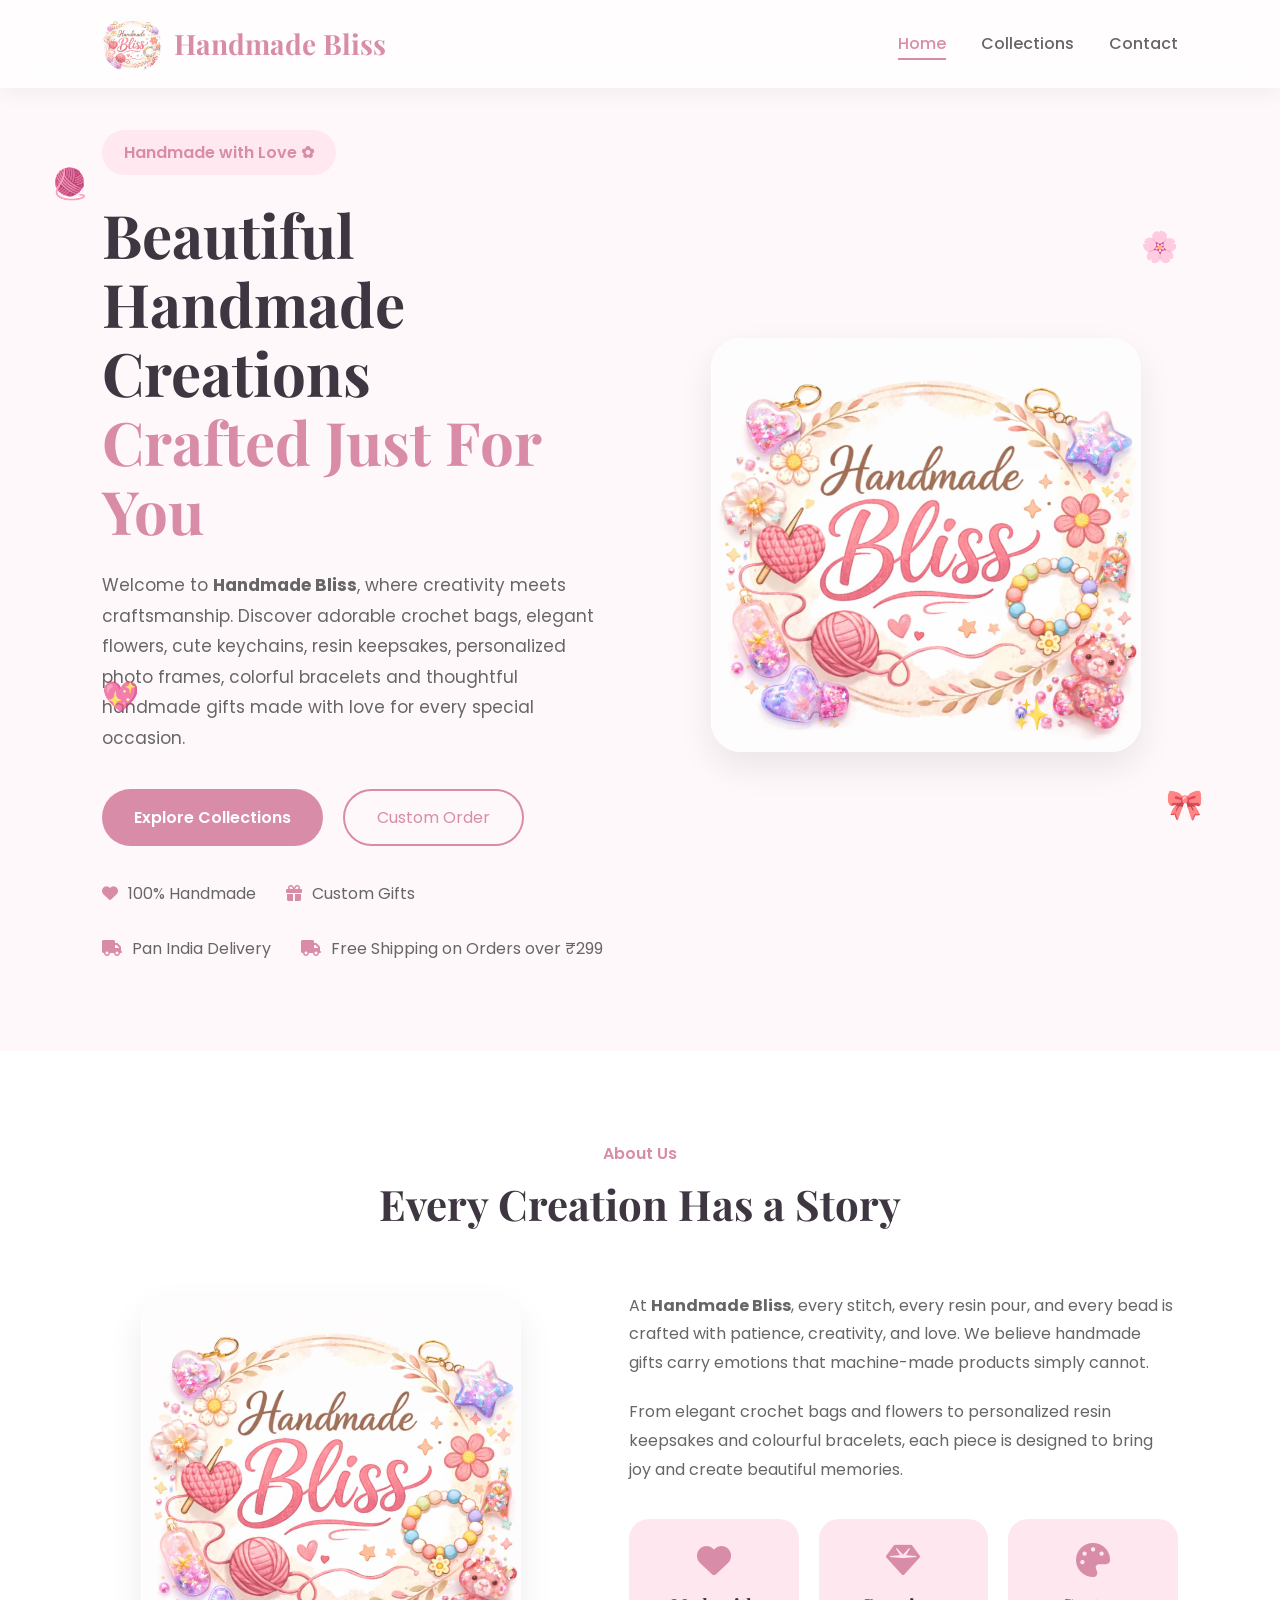
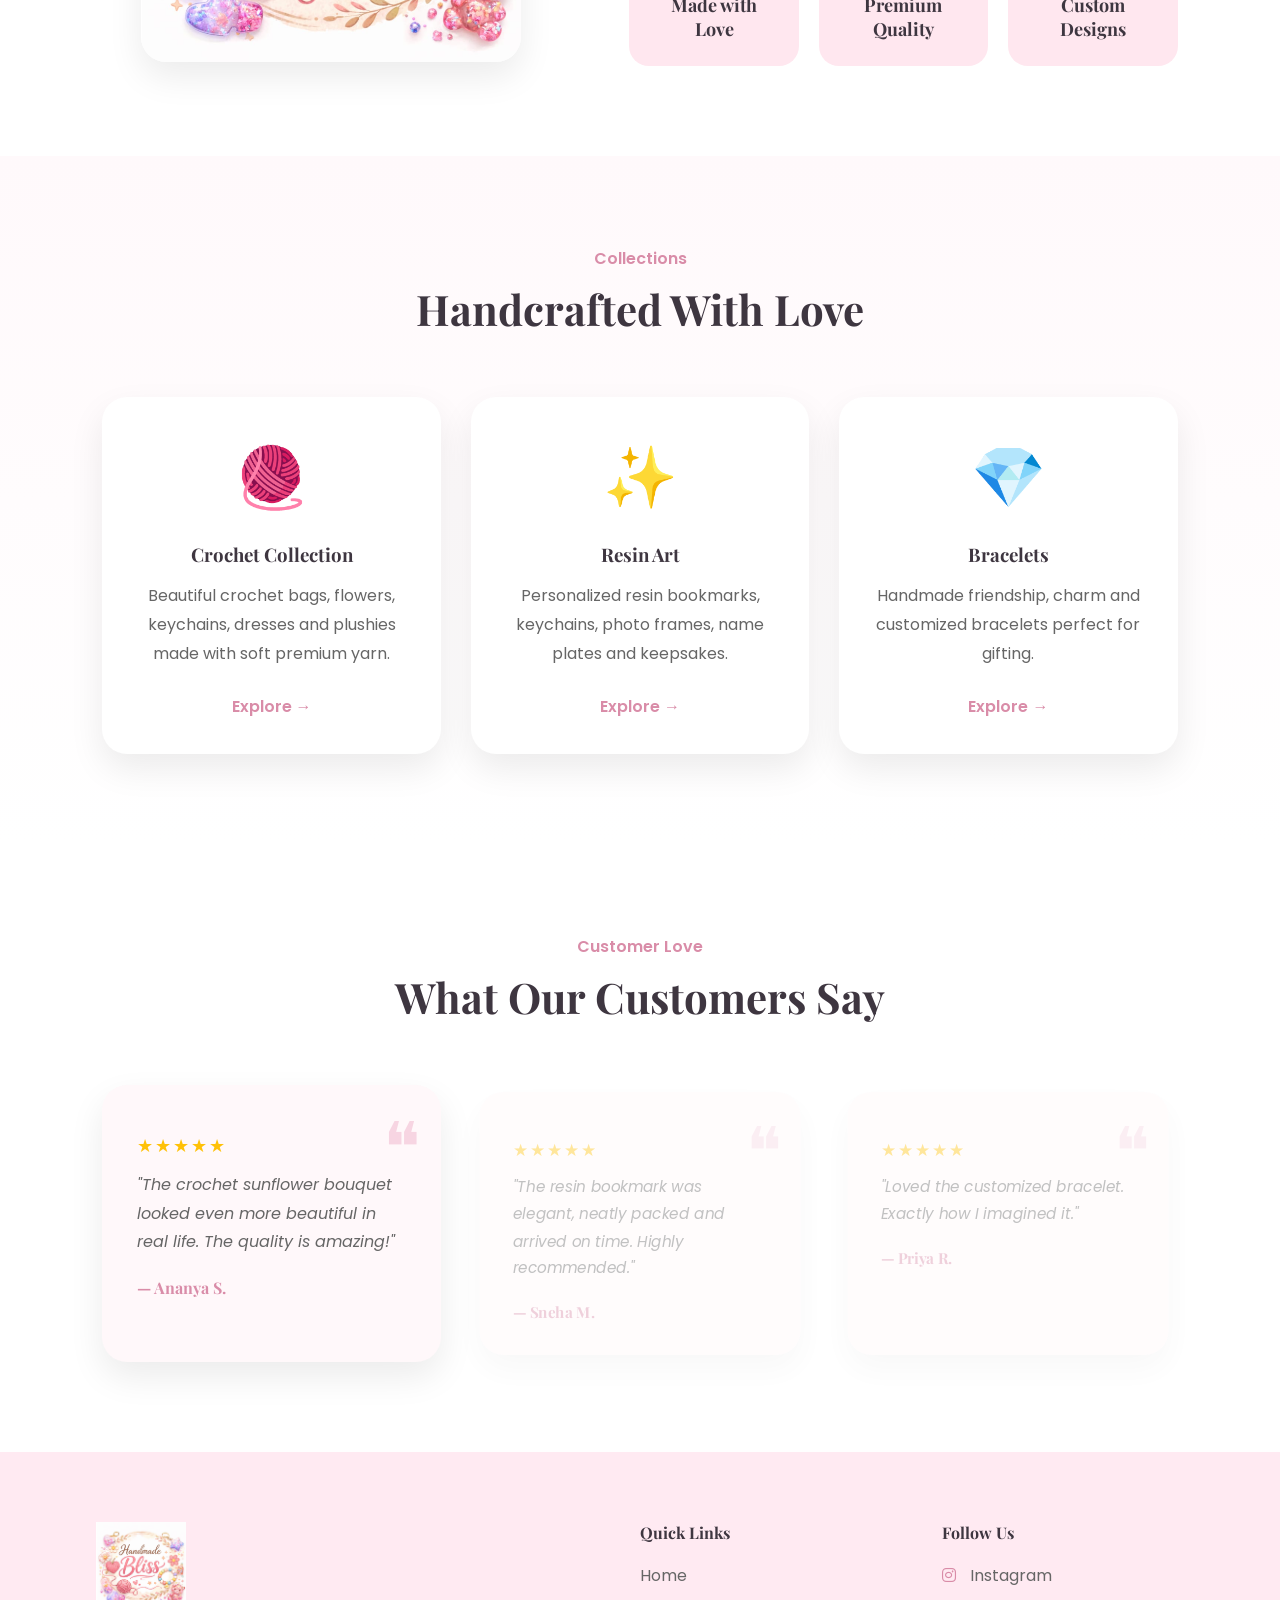
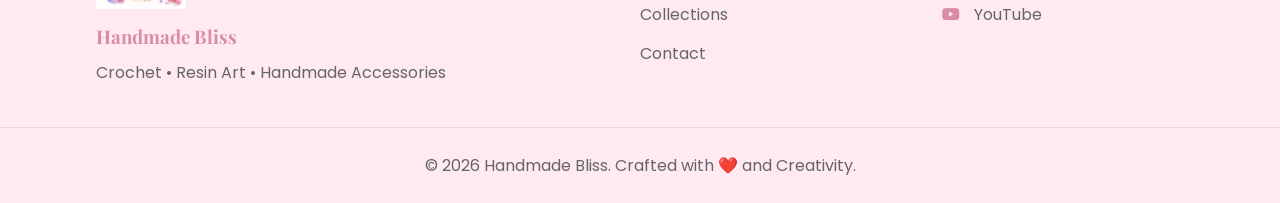
<file: index.html>
<!DOCTYPE html>
<html lang="en">

<head>

    <meta charset="UTF-8">
    <meta name="viewport" content="width=device-width, initial-scale=1.0">

    <title>Handmade Bliss | Crochet, Resin Art & Handmade Accessories</title>

    <meta name="description"
        content="Handmade Bliss creates beautiful crochet bags, flowers, keychains, dresses, resin art, bookmarks, photo frames, bracelets and customized handmade gifts.">

    <link rel="preconnect" href="https://fonts.googleapis.com">

    <link rel="preconnect" href="https://fonts.gstatic.com" crossorigin>

    <link
        href="https://fonts.googleapis.com/css2?family=Playfair+Display:wght@600;700&family=Poppins:wght@300;400;500;600;700&display=swap"
        rel="stylesheet">

    <link rel="stylesheet" href="https://cdnjs.cloudflare.com/ajax/libs/font-awesome/6.6.0/css/all.min.css">

    <link rel="stylesheet" href="style.css">

</head>

<body>

    <!-- ================= NAVBAR ================= -->

    <header>

        <nav class="navbar">

            <div class="logo">

                <img src="assets/logo.png" alt="Handmade Bliss Logo">

                <h2>Handmade Bliss</h2>

            </div>

            <ul class="nav-links">

                <li><a href="index.html" class="active">Home</a></li>

                <li><a href="collections.html">Collections</a></li>

                <li><a href="contact.html">Contact</a></li>

            </ul>

            <div class="menu-btn">

                <i class="fas fa-bars"></i>

            </div>

        </nav>

    </header>

    <!-- ================= HERO ================= -->

    <section class="hero">

        <div class="hero-content">

            <span class="welcome">

                Handmade with Love ✿

            </span>

            <h1>

                Beautiful Handmade Creations

                <span>Crafted Just For You</span>

            </h1>

            <p>

                Welcome to <strong>Handmade Bliss</strong>, where creativity meets craftsmanship.

                Discover adorable crochet bags, elegant flowers, cute keychains, resin keepsakes,
                personalized photo frames, colorful bracelets and thoughtful handmade gifts made
                with love for every special occasion.

            </p>

            <div class="hero-buttons">

                <a href="collections.html" class="primary-btn">

                    Explore Collections

                </a>

                <a href="contact.html" class="secondary-btn">

                    Custom Order

                </a>

            </div>

            <div class="hero-features">

                <div>

                    <i class="fa-solid fa-heart"></i>

                    100% Handmade

                </div>

                <div>

                    <i class="fa-solid fa-gift"></i>

                    Custom Gifts

                </div>

                <div>

                    <i class="fa-solid fa-truck"></i>

                    Pan India Delivery

                </div>

                <div>

                    <i class="fa-solid fa-truck"></i>

                    Free Shipping on Orders over ₹299

                </div>

            </div>

        </div>

        <div class="hero-image">

            <div class="hero-card">

                <img src="assets/logo.png" alt="Handmade Bliss">

            </div>

        </div>

    </section>

    <!-- ================= FLOATING DECORATIONS ================= -->

    <div class="floating floating1">

        🧶

    </div>

    <div class="floating floating2">

        🌸

    </div>

    <div class="floating floating3">

        💖

    </div>

    <div class="floating floating4">

        ✨

    </div>

    <div class="floating floating5">

        🎀

    </div>

    <!-- HERO ENDS HERE -->
    <!-- ================= ABOUT ================= -->

    <section class="about" id="about">

        <div class="section-title">
            <span>About Us</span>
            <h2>Every Creation Has a Story</h2>
        </div>

        <div class="about-container">

            <div class="about-image">
                <img src="assets/logo.png" alt="Handmade Bliss">
            </div>

            <div class="about-content">

                <p>
                    At <strong>Handmade Bliss</strong>, every stitch, every resin pour,
                    and every bead is crafted with patience, creativity, and love.
                    We believe handmade gifts carry emotions that machine-made products
                    simply cannot.
                </p>

                <p>
                    From elegant crochet bags and flowers to personalized resin
                    keepsakes and colourful bracelets, each piece is designed to
                    bring joy and create beautiful memories.
                </p>

                <div class="about-highlights">

                    <div class="highlight-card">
                        <i class="fas fa-heart"></i>
                        <h4>Made with Love</h4>
                    </div>

                    <div class="highlight-card">
                        <i class="fas fa-gem"></i>
                        <h4>Premium Quality</h4>
                    </div>

                    <div class="highlight-card">
                        <i class="fas fa-palette"></i>
                        <h4>Custom Designs</h4>
                    </div>

                </div>

            </div>

        </div>

    </section>



    <!-- ================= COLLECTIONS ================= -->

    <section class="collections">

        <div class="section-title">
            <span>Collections</span>
            <h2>Handcrafted With Love</h2>
        </div>

        <div class="collection-grid">

            <div class="collection-card">

                <div class="collection-icon">🧶</div>

                <h3>Crochet Collection</h3>

                <p>
                    Beautiful crochet bags, flowers,
                    keychains, dresses and plushies
                    made with soft premium yarn.
                </p>

                <a href="collections.html">
                    Explore →
                </a>

            </div>

            <div class="collection-card">

                <div class="collection-icon">✨</div>

                <h3>Resin Art</h3>

                <p>
                    Personalized resin bookmarks,
                    keychains, photo frames,
                    name plates and keepsakes.
                </p>

                <a href="collections.html">
                    Explore →
                </a>

            </div>

            <div class="collection-card">

                <div class="collection-icon">💎</div>

                <h3>Bracelets</h3>

                <p>
                    Handmade friendship,
                    charm and customized bracelets
                    perfect for gifting.
                </p>

                <a href="collections.html">
                    Explore →
                </a>

            </div>

        </div>

    </section>



    <!-- ================= REVIEWS ================= -->

    <section class="reviews">

        <div class="section-title">

            <span>Customer Love</span>

            <h2>What Our Customers Say</h2>

        </div>

        <div class="review-container">

            <div class="review-card">

                <div class="stars">

                    ★★★★★

                </div>

                <p>

                    "The crochet sunflower bouquet
                    looked even more beautiful in real life.
                    The quality is amazing!"

                </p>

                <h4>— Ananya S.</h4>

            </div>

            <div class="review-card">

                <div class="stars">

                    ★★★★★

                </div>

                <p>

                    "The resin bookmark was elegant,
                    neatly packed and arrived on time.
                    Highly recommended."

                </p>

                <h4>— Sneha M.</h4>

            </div>

            <div class="review-card">

                <div class="stars">

                    ★★★★★

                </div>

                <p>

                    "Loved the customized bracelet.
                    Exactly how I imagined it."

                </p>

                <h4>— Priya R.</h4>

            </div>

        </div>

    </section>


    <!-- ================= FOOTER ================= -->

    <footer>

        <div class="footer-container">

            <div class="footer-logo">

                <img src="assets/logo.png" alt="Handmade Bliss">

                <h3>Handmade Bliss</h3>

                <p>

                    Crochet • Resin Art • Handmade Accessories

                </p>

            </div>

            <div class="footer-links">

                <h4>Quick Links</h4>

                <a href="index.html">Home</a>

                <a href="collections.html">Collections</a>

                <a href="contact.html">Contact</a>

            </div>

            <div class="footer-social">

                <h4>Follow Us</h4>

                <a href="https://instagram.com/_handmade_._bliss">
                    <i class="fab fa-instagram"></i>
                    Instagram
                </a>

                <a href="https://youtube.com/@handmadebliss-i1t">
                    <i class="fab fa-youtube"></i>
                    YouTube
                </a>

            </div>

        </div>

        <div class="footer-bottom">

            © 2026 Handmade Bliss. Crafted with ❤️ and Creativity.

        </div>

    </footer>

    <script src="script.js"></script>

</body>

</html>
</file>
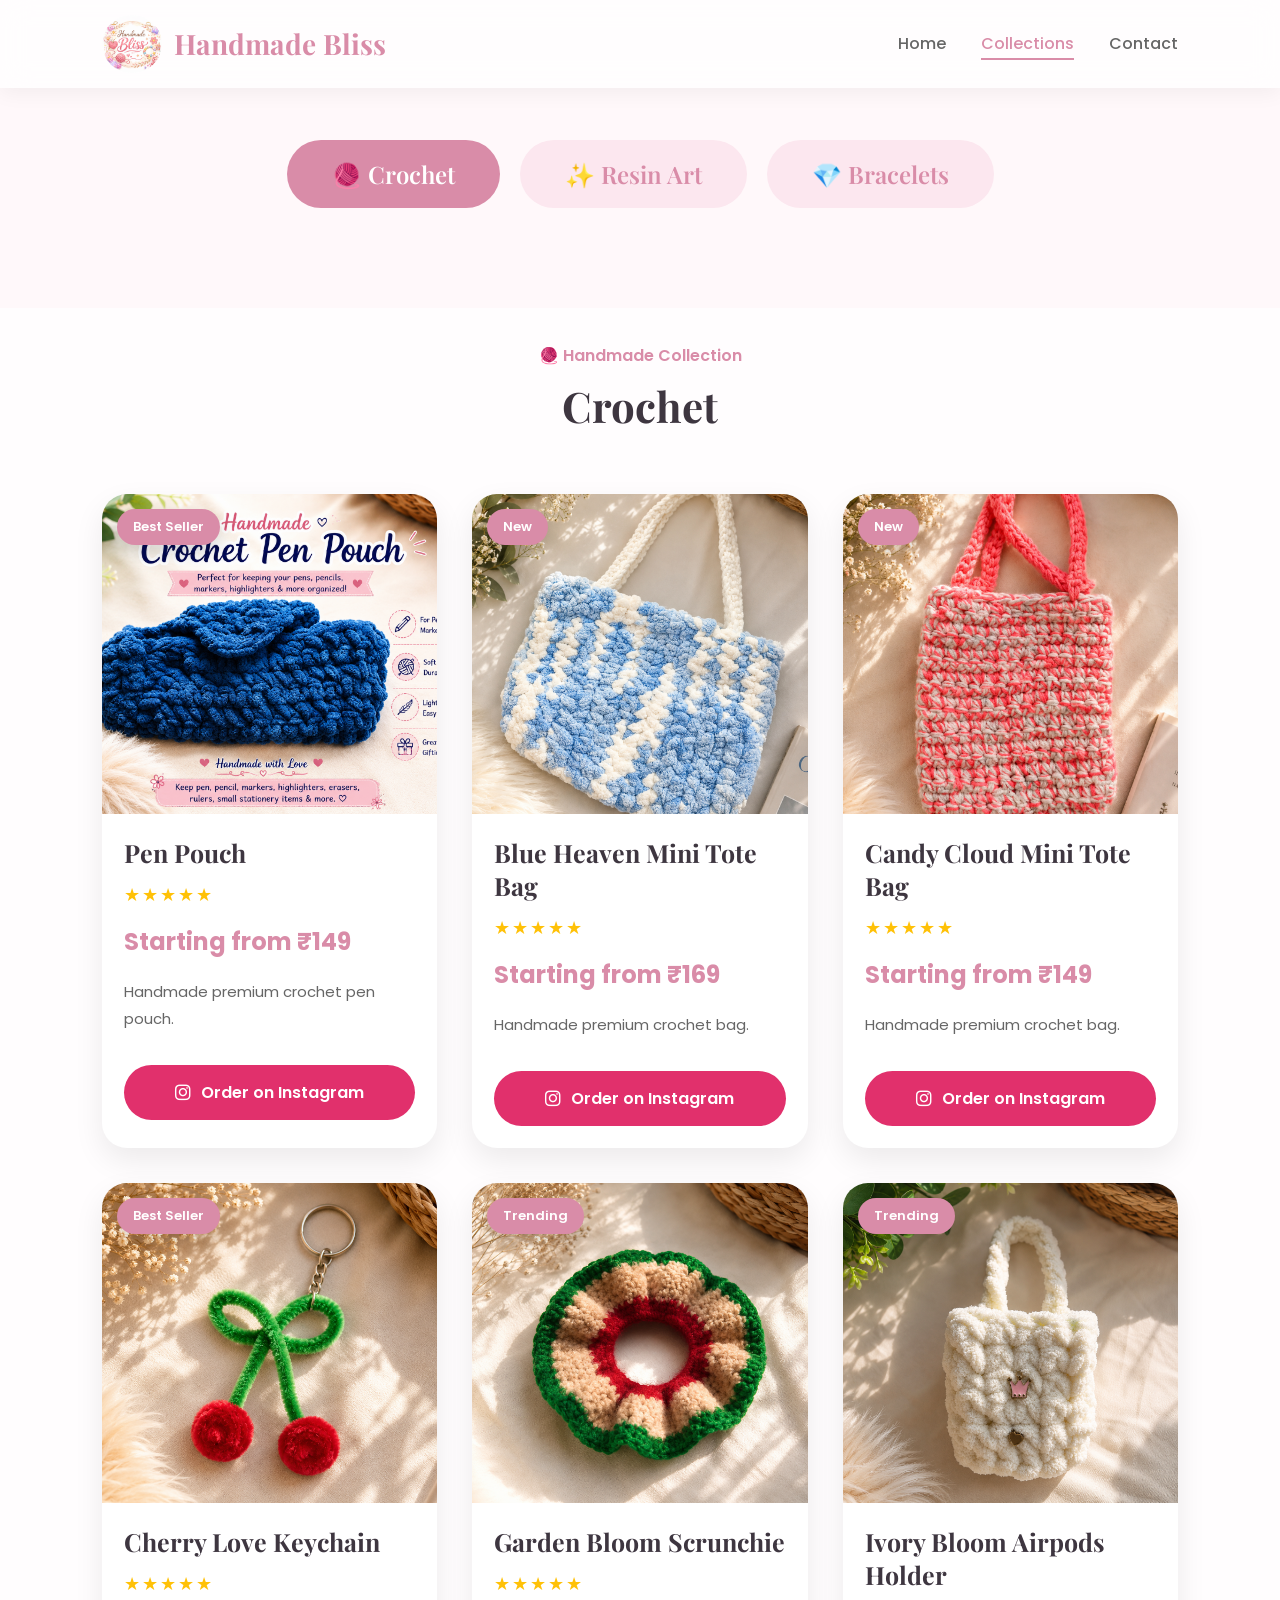
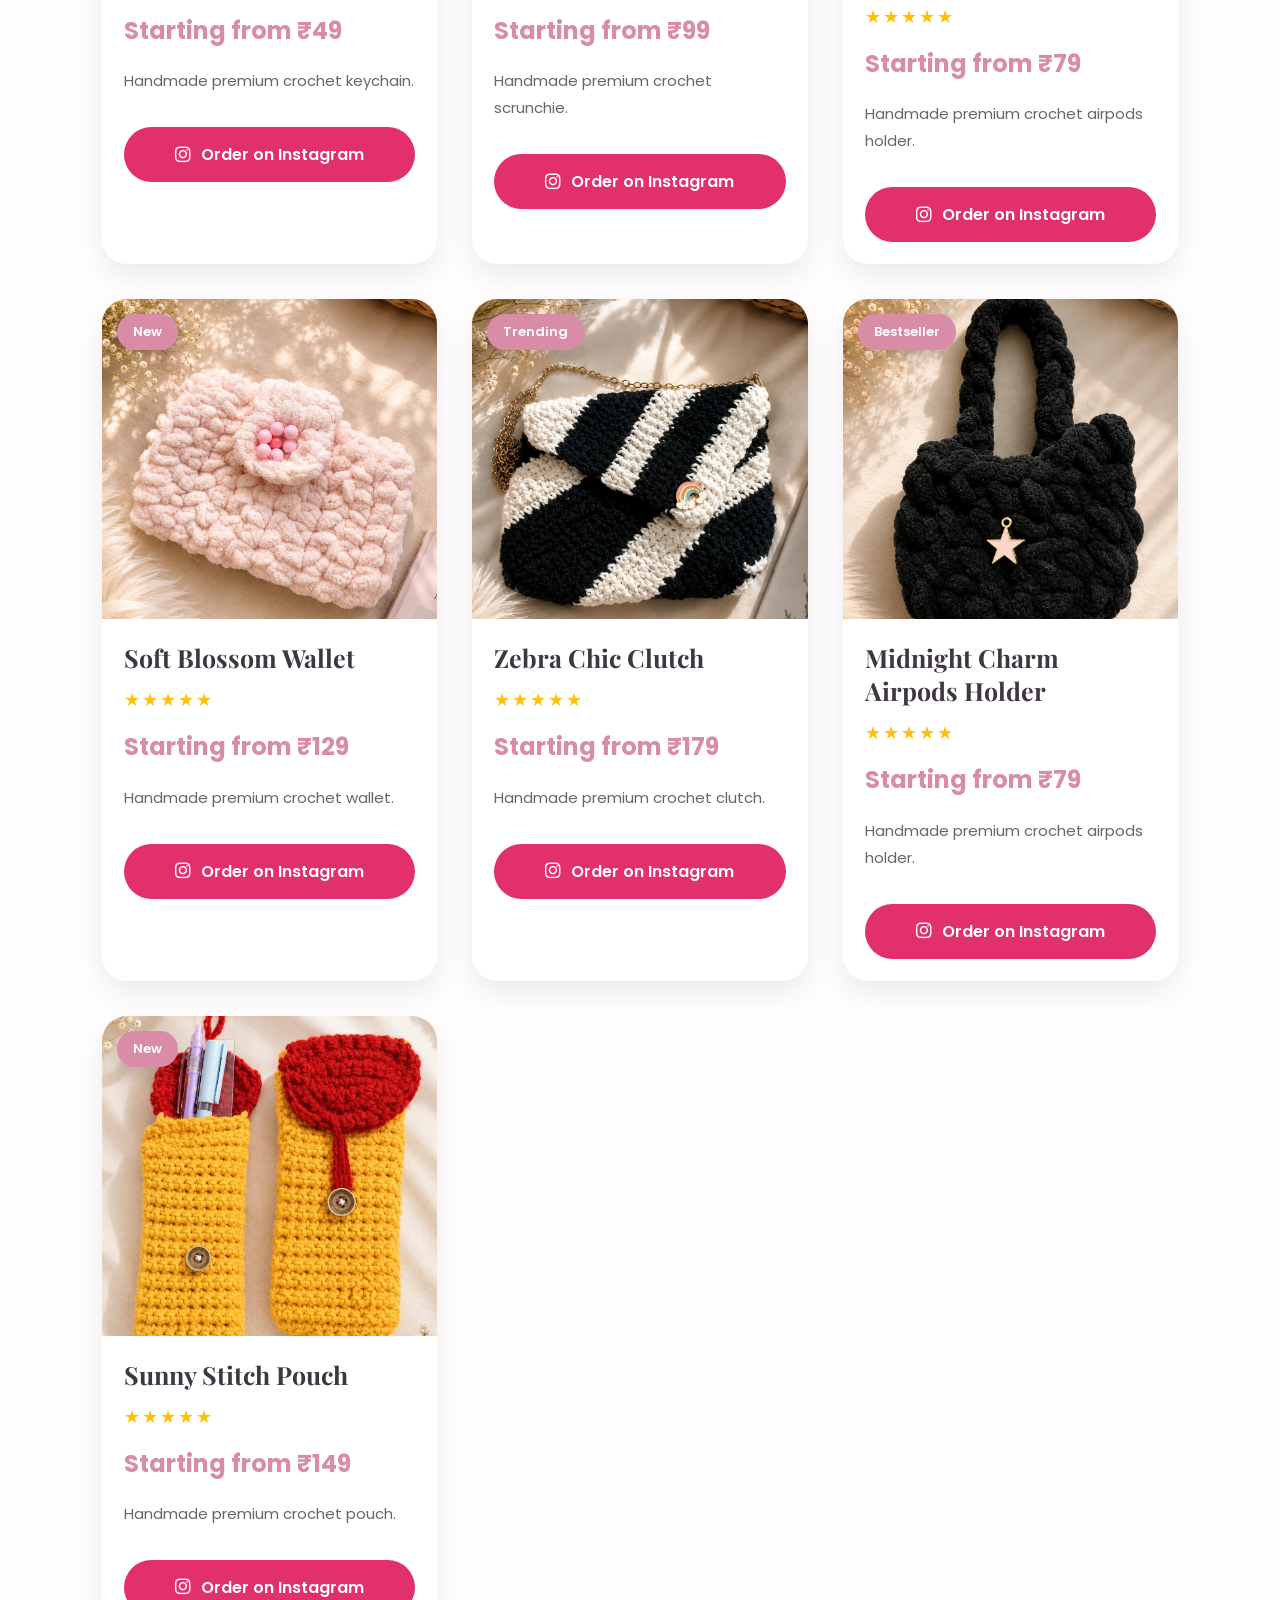
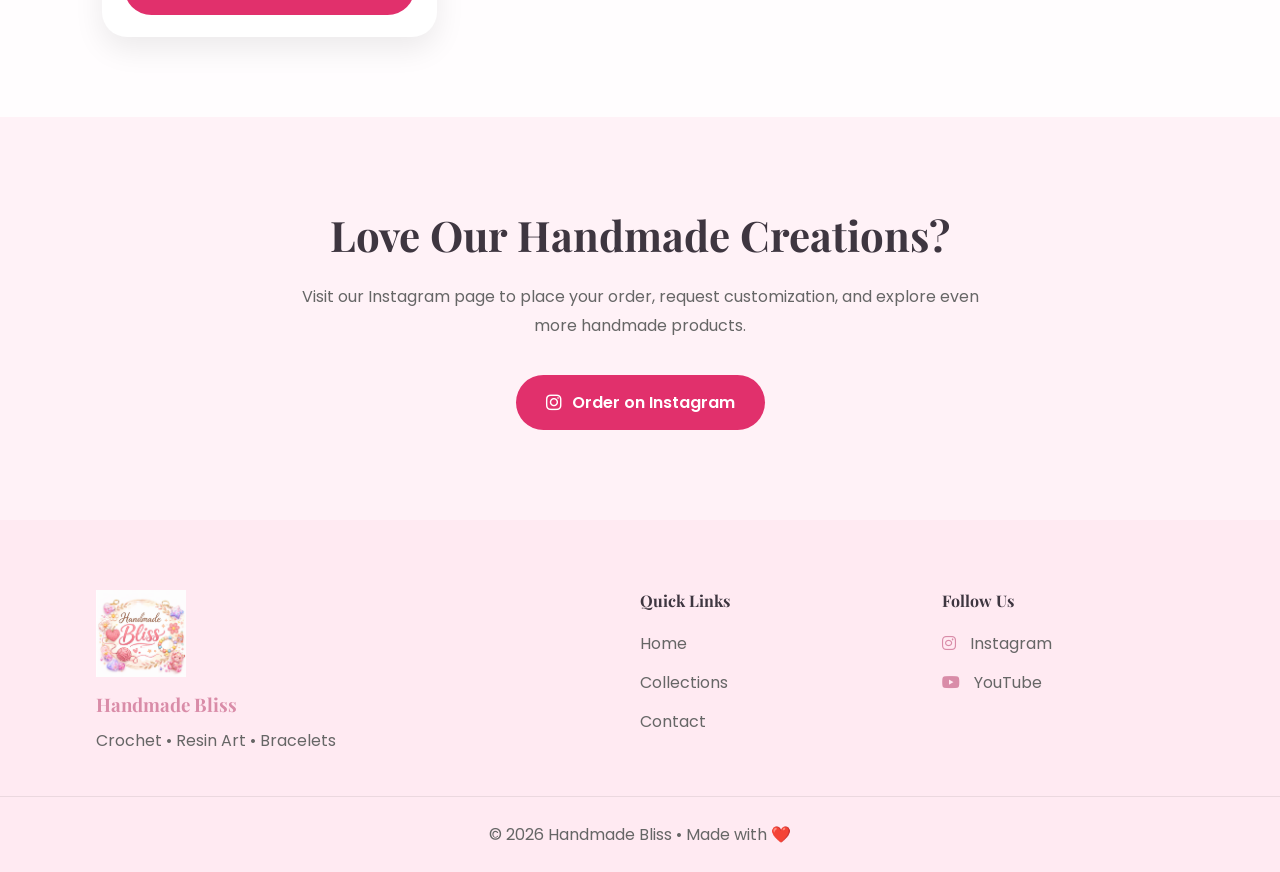
<file: collections.html>
<!DOCTYPE html>
<html lang="en">

<head>

    <meta charset="UTF-8">
    <meta name="viewport" content="width=device-width, initial-scale=1.0">

    <title>Collections | Handmade Bliss</title>

    <link rel="stylesheet" href="style.css">

    <link rel="preconnect" href="https://fonts.googleapis.com">

    <link rel="preconnect" href="https://fonts.gstatic.com" crossorigin>

    <link
        href="https://fonts.googleapis.com/css2?family=Playfair+Display:wght@600;700&family=Poppins:wght@300;400;500;600&display=swap"
        rel="stylesheet">

    <link rel="stylesheet" href="https://cdnjs.cloudflare.com/ajax/libs/font-awesome/6.6.0/css/all.min.css">

</head>
<!-- ================= ORDER POPUP ================= -->

<div id="orderPopup" class="popup-overlay">

    <div class="popup-box">

        <img src="assets/logo.png" class="popup-logo">

        <h2>Almost There! 🌸</h2>

        <p>

            We've prepared your order message.

            Click the button below to open Instagram.

            Once you're in our DM, simply <b>Paste</b> the copied message and send it.

        </p>

        <div class="popup-product">

            <h3 id="popupProduct"></h3>

            <span id="popupPrice"></span>

        </div>

        <div class="popup-buttons">

            <button onclick="openInstagram()" class="primary-btn">

                <i class="fab fa-instagram"></i>

                Open Instagram

            </button>

            <button onclick="closePopup()" class="secondary-btn">

                Cancel

            </button>

        </div>

    </div>

</div>

<body>

    <!-- ================= NAVBAR ================= -->

    <header>

        <nav class="navbar">

            <div class="logo">

                <img src="assets/logo.png" alt="Handmade Bliss">

                <h2>Handmade Bliss</h2>

            </div>

            <ul class="nav-links">

                <li><a href="index.html">Home</a></li>

                <li><a href="collections.html" class="active">Collections</a></li>

                <li><a href="contact.html">Contact</a></li>

            </ul>

            <div class="menu-btn">

                <i class="fas fa-bars"></i>

            </div>

        </nav>

    </header>

    <!-- ================= CATEGORY BUTTONS ================= -->

    <section class="category-buttons">

        <button class="category-btn active" data-category="crochet" onclick="showCategory('crochet')">

            🧶 Crochet

        </button>

        <button class="category-btn" data-category="resin" onclick="showCategory('resin')">

            ✨ Resin Art

        </button>

        <button class="category-btn" data-category="bracelets" onclick="showCategory('bracelets')">

            💎 Bracelets

        </button>

    </section>


    <!-- ================= CROCHET ================= -->

    <section id="crochet" class="product-section active category">

        <div class="section-title">

            <span>🧶 Handmade Collection</span>

            <h2>Crochet</h2>

        </div>

        <div id="crochet-products" class="products-grid">

            <!-- JavaScript will generate cards -->

        </div>

    </section>



    <!-- ================= RESIN ================= -->

    <section id="resin" class="product-section">

        <div class="section-title">

            <span>✨ Personalized Collection</span>

            <h2>Resin Art</h2>

        </div>

        <div id="resin-products" class="products-grid">

        </div>

    </section>



    <!-- ================= BRACELETS ================= -->

    <section id="bracelets" class="product-section">

        <div class="section-title">

            <span>💎 Handmade Accessories</span>

            <h2>Bracelets</h2>

        </div>

        <div id="bracelet-products" class="products-grid">

        </div>

    </section>



    <!-- ================= INSTAGRAM CTA ================= -->

    <section class="instagram-cta">

        <h2>

            Love Our Handmade Creations?

        </h2>

        <p>

            Visit our Instagram page to place your order,

            request customization,

            and explore even more handmade products.

        </p>

        <a href="https://instagram.com/_handmade_._bliss" target="_blank" class="instagram-btn">

            <i class="fab fa-instagram"></i>

            Order on Instagram

        </a>

    </section>



    <!-- ================= FOOTER ================= -->

    <footer>

        <div class="footer-container">

            <div class="footer-logo">

                <img src="assets/logo.png">

                <h3>Handmade Bliss</h3>

                <p>

                    Crochet • Resin Art • Bracelets

                </p>

            </div>



            <div class="footer-links">

                <h4>Quick Links</h4>

                <a href="index.html">Home</a>

                <a href="collections.html">Collections</a>

                <a href="contact.html">Contact</a>

            </div>



            <div class="footer-social">

                <h4>Follow Us</h4>

                <a href="https://instagram.com/_handmade_._bliss">

                    <i class="fab fa-instagram"></i>

                    Instagram

                </a>

                <a href="https://youtube.com/@handmadebliss-i1t">

                    <i class="fab fa-youtube"></i>

                    YouTube

                </a>

            </div>

        </div>

        <div class="footer-bottom">

            © 2026 Handmade Bliss • Made with ❤️

        </div>

    </footer>



    <script src="script.js"></script>

    <script src="collections.js"></script>

</body>

</html>
</file>
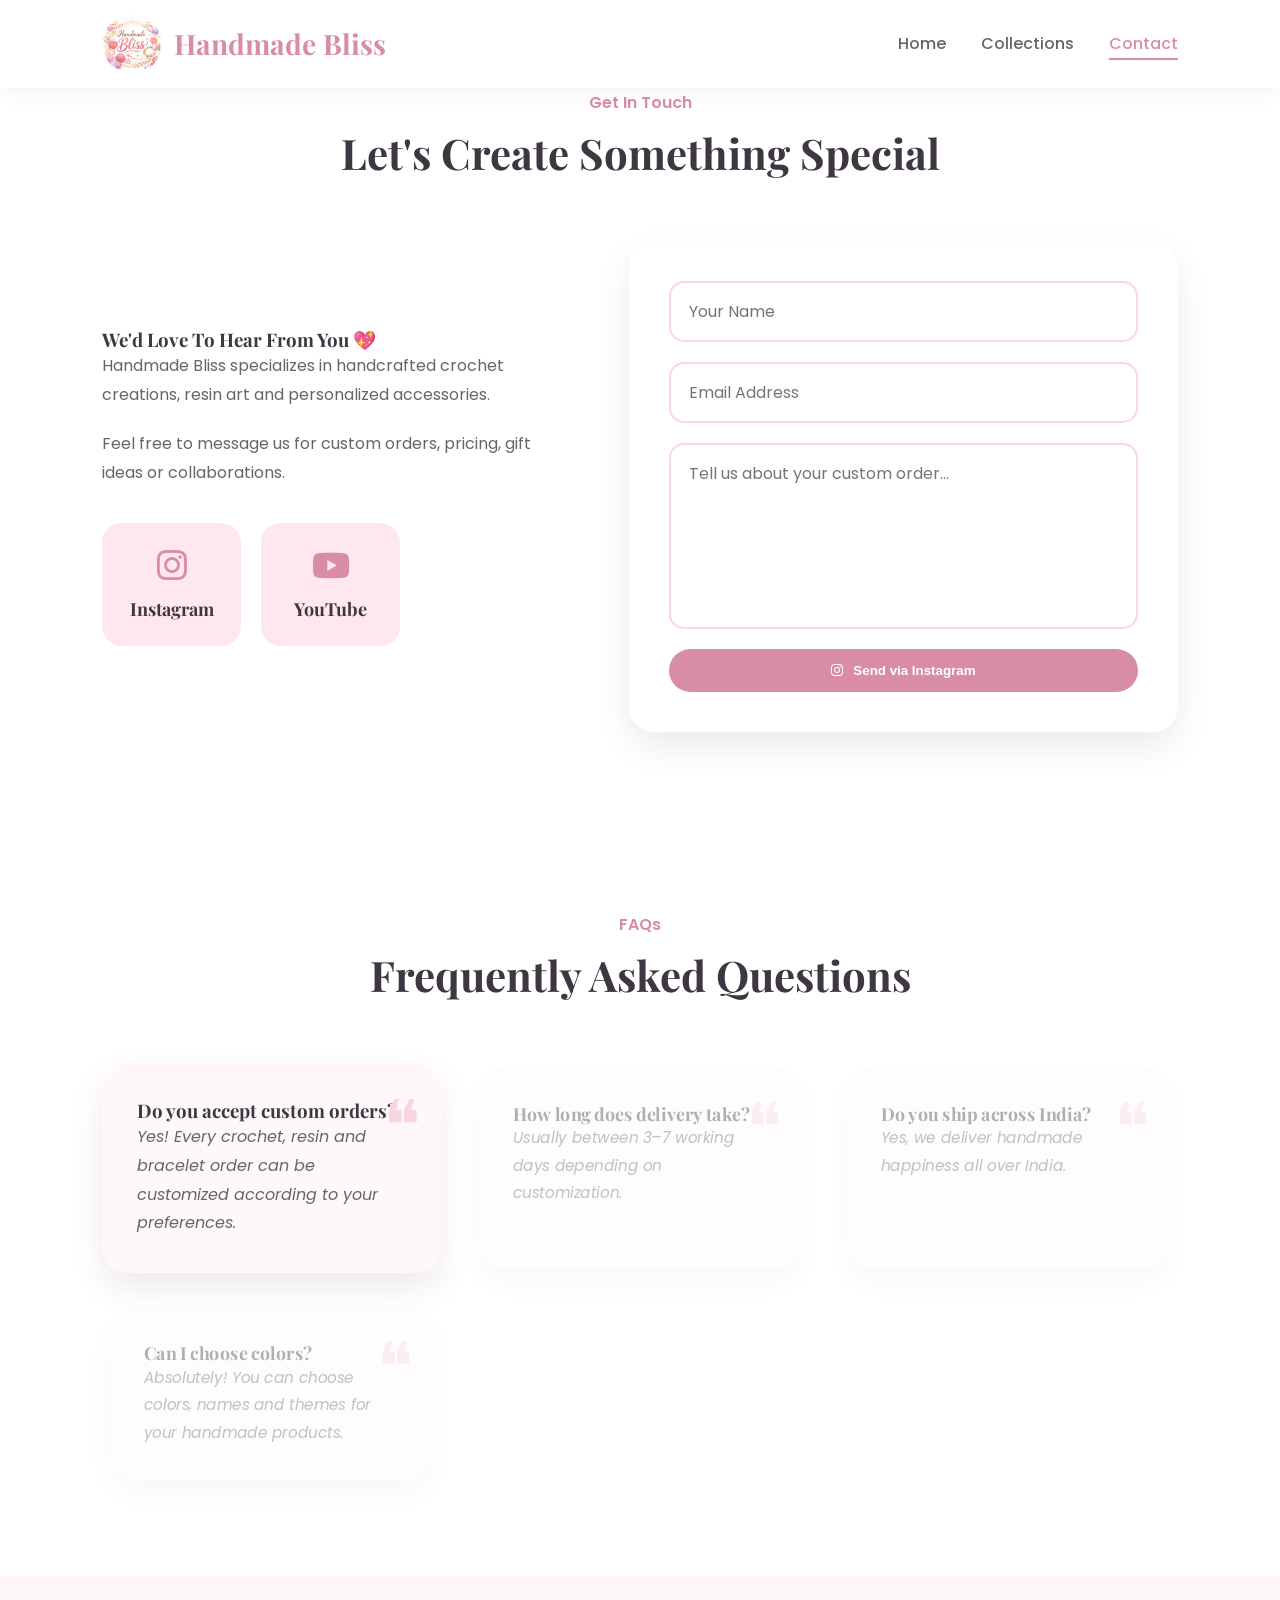
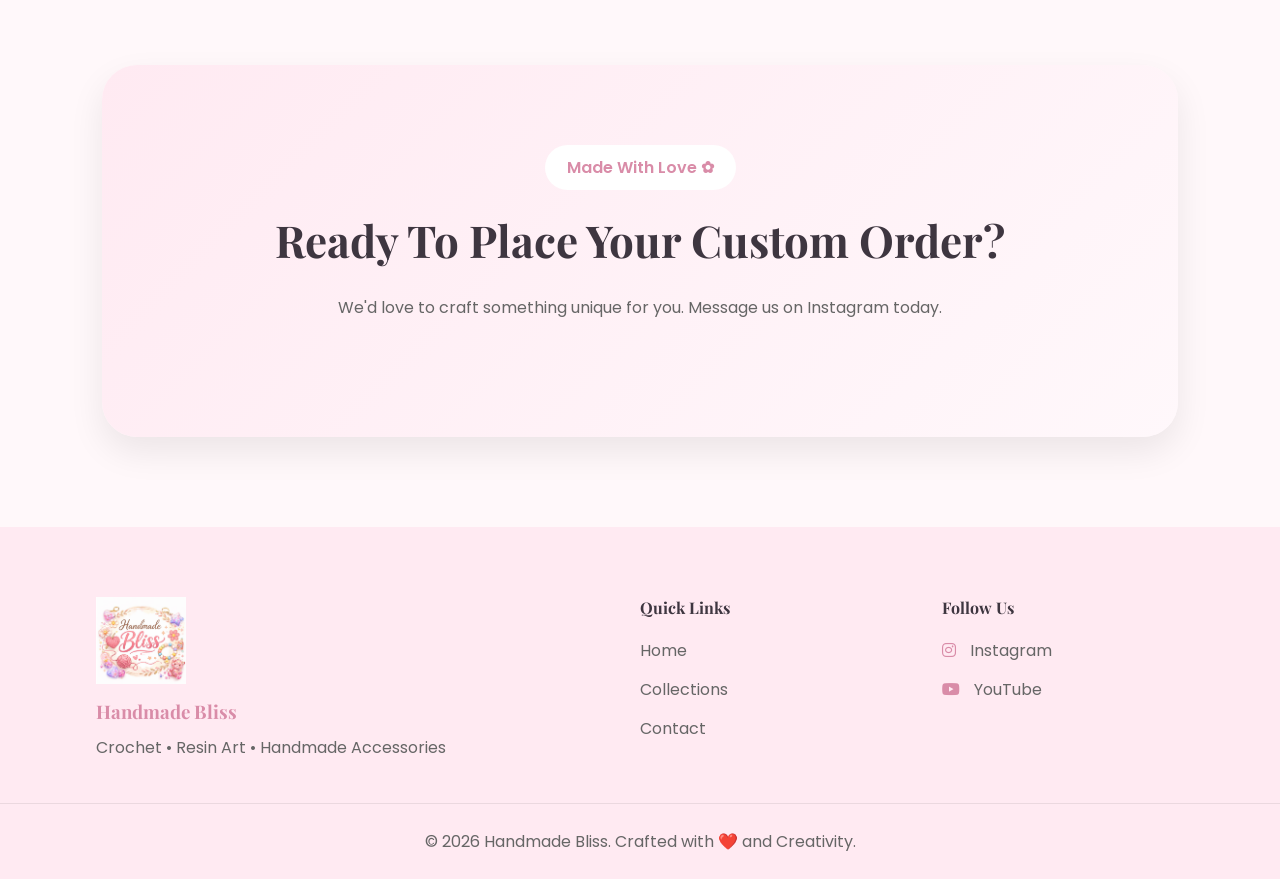
<file: contact.html>
<!DOCTYPE html>
<html lang="en">

<head>

    <meta charset="UTF-8">
    <meta name="viewport" content="width=device-width, initial-scale=1.0">

    <title>Contact | Handmade Bliss</title>

    <link rel="stylesheet" href="style.css">

    <link rel="preconnect" href="https://fonts.googleapis.com">

    <link rel="preconnect" href="https://fonts.gstatic.com" crossorigin>

    <link
        href="https://fonts.googleapis.com/css2?family=Playfair+Display:wght@600;700&family=Poppins:wght@300;400;500;600&display=swap"
        rel="stylesheet">

    <link rel="stylesheet" href="https://cdnjs.cloudflare.com/ajax/libs/font-awesome/6.6.0/css/all.min.css">

</head>
<!-- Contact Popup -->

<div id="contactPopup" class="popup-overlay">

    <div class="popup-box">

        <img src="assets/logo.png" class="popup-logo">

        <h2>Message Ready! 🌸</h2>

        <p>

            Your message has been prepared.

            Click below to open Instagram.

            Once you're in our DM, simply paste the copied message and send it.

        </p>

        <div class="popup-buttons">

            <button onclick="sendToInstagram()" class="primary-btn">

                <i class="fab fa-instagram"></i>

                Open Instagram

            </button>

            <button onclick="closeContactPopup()" class="secondary-btn">

                Cancel

            </button>

        </div>

    </div>

</div>

<body>

    <!-- ================= NAVBAR ================= -->

    <header>

        <nav class="navbar">

            <div class="logo">

                <img src="assets/logo.png" alt="Handmade Bliss Logo">

                <h2>Handmade Bliss</h2>

            </div>

            <ul class="nav-links">

                <li><a href="index.html">Home</a></li>

                <li><a href="collections.html">Collections</a></li>

                <li><a href="contact.html" class="active">Contact</a></li>

            </ul>

            <div class="menu-btn">

                <i class="fas fa-bars"></i>

            </div>

        </nav>

    </header>



    <!-- ================= CONTACT ================= -->

    <section class="about">

        <div class="section-title">

            <span>Get In Touch</span>

            <h2>Let's Create Something Special</h2>

        </div>

        <div class="about-container">

            <!-- Left -->

            <div class="about-content">

                <h3>We'd Love To Hear From You 💖</h3>

                <p>

                    Handmade Bliss specializes in handcrafted crochet creations,
                    resin art and personalized accessories.

                </p>

                <p>

                    Feel free to message us for custom orders,
                    pricing, gift ideas or collaborations.

                </p>

                <div class="about-highlights">

                    <a href="https://instagram.com/_handmade_._bliss/" target="_blank" class="highlight-card">

                        <i class="fab fa-instagram"></i>

                        <h4>Instagram</h4>

                    </a>

                    <a href="https://www.youtube.com/@handmadebliss-i1t" target="_blank" class="highlight-card">

                        <i class="fab fa-youtube"></i>

                        <h4>YouTube</h4>

                    </a>

                </div>

            </div>


            <!-- Right -->

            <div class="contact-form">

                <form id="contactForm">

                    <input type="text" placeholder="Your Name" required>

                    <input type="email" placeholder="Email Address" required>

                    <textarea rows="6" placeholder="Tell us about your custom order..." required></textarea>

                    <button type="submit" class="primary-btn">

                        <i class="fab fa-instagram"></i>

                        Send via Instagram

                    </button>
                </form>

            </div>

        </div>

    </section>



    <!-- ================= FAQ ================= -->

    <section class="reviews">

        <div class="section-title">

            <span>FAQs</span>

            <h2>Frequently Asked Questions</h2>

        </div>

        <div class="review-container">

            <div class="review-card">

                <h3>Do you accept custom orders?</h3>

                <p>

                    Yes! Every crochet, resin and bracelet order
                    can be customized according to your preferences.

                </p>

            </div>

            <div class="review-card">

                <h3>How long does delivery take?</h3>

                <p>

                    Usually between 3–7 working days depending
                    on customization.

                </p>

            </div>

            <div class="review-card">

                <h3>Do you ship across India?</h3>

                <p>

                    Yes, we deliver handmade happiness
                    all over India.

                </p>

            </div>

            <div class="review-card">

                <h3>Can I choose colors?</h3>

                <p>

                    Absolutely! You can choose colors,
                    names and themes for your handmade products.

                </p>

            </div>

        </div>

    </section>



    <!-- ================= CTA ================= -->

    <section class="custom-order">

        <div class="custom-content">

            <span>Made With Love ✿</span>

            <h2>Ready To Place Your Custom Order?</h2>

            <p>

                We'd love to craft something unique for you.
                Message us on Instagram today.

            </p>

        </div>

    </section>



    <!-- ================= FOOTER ================= -->

    <footer>

        <div class="footer-container">

            <div class="footer-logo">

                <img src="assets/logo.png" alt="Handmade Bliss">

                <h3>Handmade Bliss</h3>

                <p>

                    Crochet • Resin Art • Handmade Accessories

                </p>

            </div>



            <div class="footer-links">

                <h4>Quick Links</h4>

                <a href="index.html">Home</a>

                <a href="collections.html">Collections</a>

                <a href="contact.html">Contact</a>

            </div>



            <div class="footer-social">

                <h4>Follow Us</h4>

                <a href="https://instagram.com/_handmade_._bliss">

                    <i class="fab fa-instagram"></i>

                    Instagram

                </a>

                <a href="https://youtube.com/@handmadebliss-i1t">

                    <i class="fab fa-youtube"></i>

                    YouTube

                </a>
            </div>

        </div>

        <div class="footer-bottom">

            © 2026 Handmade Bliss. Crafted with ❤️ and Creativity.

        </div>

    </footer>

    <script src="script.js"></script>

</body>

</html>
</file>
<file: style.css>
/*=========================================================
                GOOGLE FONTS
=========================================================*/

@import url('https://fonts.googleapis.com/css2?family=Playfair+Display:wght@500;600;700&family=Poppins:wght@300;400;500;600;700&display=swap');


/*=========================================================
                    VARIABLES
=========================================================*/

:root {

    --primary: #D98CA8;
    --primary-dark: #C86C91;

    --secondary: #FFF8FA;

    --accent: #FFE7EF;

    --white: #FFFFFF;

    --dark: #3E3640;

    --text: #666666;

    --shadow: 0 15px 35px rgba(0, 0, 0, .08);

    --radius: 22px;

    --transition: .35s ease;

}


/*=========================================================
                    RESET
=========================================================*/

* {

    margin: 0;

    padding: 0;

    box-sizing: border-box;

}

html {

    scroll-behavior: smooth;

}

body {

    font-family: 'Poppins', sans-serif;

    background: var(--secondary);

    color: var(--text);

    overflow-x: hidden;

}

img {

    width: 100%;

    display: block;

}

a {

    text-decoration: none;

    color: inherit;

}

ul {

    list-style: none;

}

section {

    padding: 90px 8%;

}

h1,
h2,
h3,
h4 {

    color: var(--dark);

    font-family: 'Playfair Display', serif;

}

p {

    line-height: 1.8;

}

::selection {

    background: var(--primary);

    color: white;

}



/*=========================================================
                COMMON BUTTONS
=========================================================*/

.primary-btn {

    display: inline-flex;

    align-items: center;

    justify-content: center;

    gap: 10px;

    padding: 14px 32px;

    background: var(--primary);

    color: white;

    border-radius: 50px;

    font-weight: 600;

    transition: var(--transition);

}

.primary-btn:hover {

    background: var(--primary-dark);

    transform: translateY(-4px);

}

.secondary-btn {

    display: inline-flex;

    align-items: center;

    justify-content: center;

    gap: 10px;

    padding: 14px 32px;

    border: 2px solid var(--primary);

    color: var(--primary);

    border-radius: 50px;

    transition: var(--transition);

}

.secondary-btn:hover {

    background: var(--primary);

    color: white;

}



/*=========================================================
                    NAVBAR
=========================================================*/

header {

    position: fixed;

    top: 0;

    left: 0;

    width: 100%;

    z-index: 999;

}

.navbar {

    display: flex;

    justify-content: space-between;

    align-items: center;

    padding: 16px 8%;

    background: rgba(255, 255, 255, .88);

    backdrop-filter: blur(15px);

    box-shadow: 0 5px 25px rgba(0, 0, 0, .05);

}

.logo {

    display: flex;

    align-items: center;

    gap: 12px;

}

.logo img {

    width: 60px;

    border-radius: 50%;

}

.logo h2 {

    color: var(--primary);

    font-size: 28px;

}

.nav-links {

    display: flex;

    gap: 35px;

}

.nav-links a {

    position: relative;

    font-weight: 500;

    transition: .3s;

}

.nav-links a:hover,

.nav-links .active {

    color: var(--primary);

}

.nav-links a::after {

    content: "";

    position: absolute;

    left: 0;

    bottom: -5px;

    width: 0;

    height: 2px;

    background: var(--primary);

    transition: .3s;

}

.nav-links a:hover::after,

.nav-links .active::after {

    width: 100%;

}

.social-links {

    display: flex;

    align-items: center;

    gap: 20px;

}

.social-links i {

    color: var(--primary);

    font-size: 22px;

    transition: .3s;

}

.social-links i:hover {

    transform: translateY(-3px);

}

.menu-btn {

    display: none;

    cursor: pointer;

    font-size: 28px;

    color: var(--primary);

}



/*=========================================================
                HERO SECTION
=========================================================*/

.hero {

    min-height: 100vh;

    display: flex;

    align-items: center;

    justify-content: space-between;

    gap: 70px;

    padding-top: 130px;

    position: relative;

}

.hero-content {

    flex: 1;

}

.welcome {

    display: inline-block;

    padding: 10px 22px;

    background: #FFE8F0;

    color: var(--primary);

    border-radius: 40px;

    font-weight: 600;

    margin-bottom: 25px;

}

.hero h1 {

    font-size: 60px;

    line-height: 1.15;

    margin-bottom: 25px;

}

.hero h1 span {

    display: block;

    color: var(--primary);

}

.hero p {

    max-width: 620px;

    font-size: 17px;

    margin-bottom: 35px;

}

.hero-buttons {

    display: flex;

    gap: 20px;

    margin-bottom: 35px;

}

.hero-features {

    display: flex;

    gap: 30px;

    flex-wrap: wrap;

}

.hero-features div {

    display: flex;

    align-items: center;

    gap: 10px;

}

.hero-features i {

    color: var(--primary);

}



/*=========================================================
                HERO IMAGE
=========================================================*/

.hero-image {

    flex: 1;

    display: flex;

    justify-content: center;

}

.hero-card {

    width: 430px;

    background: white;

    border-radius: 30px;

    overflow: hidden;

    box-shadow: var(--shadow);

    animation: float 5s infinite ease-in-out;

}

.hero-card img {

    width: 100%;

}



/*=========================================================
            FLOATING DECORATIONS
=========================================================*/

.floating {

    position: absolute;

    font-size: 30px;

    opacity: .75;

}

.floating1 {

    top: 18%;

    left: 4%;

}

.floating2 {

    top: 25%;

    right: 8%;

}

.floating3 {

    bottom: 20%;

    left: 8%;

}

.floating4 {

    bottom: 18%;

    right: 18%;

}

.floating5 {

    bottom: 8%;

    right: 6%;

}



/*=========================================================
                SECTION TITLE
=========================================================*/

.section-title {

    text-align: center;

    margin-bottom: 60px;

}

.section-title span {

    color: var(--primary);

    font-weight: 600;

}

.section-title h2 {

    margin-top: 10px;

    font-size: 42px;

}



/*=========================================================
                ANIMATIONS
=========================================================*/

@keyframes float {

    0%,
    100% {

        transform: translateY(0);

    }

    50% {

        transform: translateY(-18px);

    }

}

/*=========================================================
                    ABOUT SECTION
=========================================================*/

.about {

    background: var(--white);

}

.about-container {

    display: grid;

    grid-template-columns: 1fr 1.2fr;

    gap: 70px;

    align-items: center;

}

.about-image {

    display: flex;

    justify-content: center;

}

.about-image img {

    width: 380px;

    border-radius: 25px;

    box-shadow: var(--shadow);

    transition: var(--transition);

}

.about-image img:hover {

    transform: scale(1.03);

}

.about-content p {

    margin-bottom: 20px;

}

.about-highlights {

    display: grid;

    grid-template-columns: repeat(3, 1fr);

    gap: 20px;

    margin-top: 35px;

}

.highlight-card {

    background: var(--accent);

    border-radius: 20px;

    padding: 25px;

    text-align: center;

    transition: var(--transition);

}

.highlight-card:hover {

    transform: translateY(-8px);

    box-shadow: var(--shadow);

}

.highlight-card i {

    font-size: 34px;

    color: var(--primary);

    margin-bottom: 15px;

}

.highlight-card h4 {

    font-size: 18px;

}



/*=========================================================
            HOME COLLECTION CARDS
=========================================================*/

.collections {

    background: linear-gradient(to bottom, #FFF9FB, #FFFFFF);

}

.collection-grid {

    display: grid;

    grid-template-columns: repeat(3, 1fr);

    gap: 30px;

}

.collection-card {

    background: white;

    border-radius: 25px;

    padding: 35px;

    text-align: center;

    box-shadow: var(--shadow);

    transition: var(--transition);

}

.collection-card:hover {

    transform: translateY(-10px);

}

.collection-icon {

    font-size: 60px;

    margin-bottom: 20px;

}

.collection-card h3 {

    margin-bottom: 15px;

}

.collection-card p {

    margin-bottom: 25px;

}

.collection-card a {

    color: var(--primary);

    font-weight: 600;

}

.collection-card a:hover {

    letter-spacing: .5px;

}



/*=========================================================
                CUSTOMER REVIEWS
=========================================================*/

.reviews {

    background: var(--white);

}

.review-container {

    display: grid;

    grid-template-columns: repeat(3, 1fr);

    gap: 30px;

}

.review-card {

    background: var(--secondary);

    border-radius: 25px;

    padding: 35px;

    position: relative;

    box-shadow: var(--shadow);

    transition: var(--transition);

}

.review-card:hover {

    transform: translateY(-8px);

}

.review-card::before {

    content: "❝";

    position: absolute;

    right: 20px;

    top: 10px;

    font-size: 70px;

    color: #F7D5E2;

}

.stars {

    color: #F5B301;

    font-size: 20px;

    margin-bottom: 18px;

}

.review-card p {

    font-style: italic;

}

.review-card h4 {

    margin-top: 20px;

    color: var(--primary);

}



/*=========================================================
                CUSTOM ORDER CTA
=========================================================*/

.custom-order {

    background: linear-gradient(135deg, #FFEAF2, #FFF8FB);

    margin: 90px 8%;

    border-radius: 35px;

    padding: 80px 50px;

    text-align: center;

    box-shadow: var(--shadow);

}

.custom-content span {

    display: inline-block;

    background: white;

    color: var(--primary);

    padding: 10px 22px;

    border-radius: 50px;

    font-weight: 600;

    margin-bottom: 20px;

}

.custom-content h2 {

    font-size: 44px;

    margin-bottom: 25px;

}

.custom-content p {

    max-width: 720px;

    margin: auto;

    margin-bottom: 35px;

}



/*=========================================================
                INSTAGRAM BUTTON
=========================================================*/

.instagram-btn {

    display: inline-flex;

    align-items: center;

    justify-content: center;

    gap: 10px;

    padding: 15px 30px;

    background: #E1306C;

    color: white;

    border-radius: 50px;

    font-weight: 600;

    transition: var(--transition);

}

.instagram-btn:hover {

    background: #C82361;

    transform: translateY(-4px);

}



/*=========================================================
                INSTAGRAM CTA
=========================================================*/

.instagram-cta {

    text-align: center;

    background: #FFF2F7;

    padding: 90px 8%;

}

.instagram-cta h2 {

    font-size: 42px;

    margin-bottom: 20px;

}

.instagram-cta p {

    max-width: 700px;

    margin: 0 auto 35px;

}

/*=========================================================
                COLLECTIONS PAGE
=========================================================*/

.product-section {

    display: none;

    padding: 35px 8% 80px;

    background: var(--secondary);

    animation: fade .5s ease;

}

.product-section.active-category {

    display: block;

}

.products-grid {

    display: grid;

    grid-template-columns: repeat(auto-fit, minmax(300px, 1fr));

    gap: 35px;

    margin-top: 50px;

}


/*=========================================================
                PRODUCT CARD
=========================================================*/

.product-card {

    position: relative;

    background: var(--white);

    border-radius: 25px;

    overflow: hidden;

    box-shadow: 0 12px 30px rgba(0, 0, 0, .08);

    transition: all .35s ease;

}

.product-card:hover {

    transform: translateY(-10px);

    box-shadow: 0 20px 45px rgba(217, 140, 168, .18);

}


/*=========================================================
                PRODUCT IMAGE
=========================================================*/

.product-card img {

    width: 100%;

    height: 320px;

    object-fit: cover;

    transition: .5s;

}

.product-card:hover img {

    transform: scale(1.08);

}


/*=========================================================
                PRODUCT INFO
=========================================================*/

.product-info {

    padding: 22px;

}

.product-info h3 {

    font-size: 25px;

    margin-bottom: 10px;

    color: var(--dark);

}

.description {

    margin: 15px 0;

    font-size: 15px;

    color: var(--text);

}


/*=========================================================
                    PRICE
=========================================================*/

.price {

    font-size: 24px;

    font-weight: 700;

    color: var(--primary);

    margin-top: 10px;

}


/*=========================================================
                    STAR RATING
=========================================================*/

.stars {

    color: #FFC107;

    font-size: 18px;

    letter-spacing: 2px;

    margin: 12px 0;

}


/*=========================================================
                    BADGE
=========================================================*/

.badge {

    position: absolute;

    top: 15px;

    left: 15px;

    background: var(--primary);

    color: white;

    padding: 8px 16px;

    border-radius: 30px;

    font-size: 13px;

    font-weight: 600;

    z-index: 5;

    box-shadow: 0 8px 18px rgba(0, 0, 0, .15);

}


/*=========================================================
            PRODUCT INSTAGRAM BUTTON
=========================================================*/

.product-card .instagram-btn {

    width: 100%;

    margin-top: 18px;

    justify-content: center;

}


/*=========================================================
                PRODUCT IMAGE OVERLAY
=========================================================*/

.product-card::after {

    content: "";

    position: absolute;

    left: 0;

    top: 0;

    width: 100%;

    height: 320px;

    background: linear-gradient(rgba(0, 0, 0, 0),

            rgba(0, 0, 0, .08));

    opacity: 0;

    transition: .35s;

}

.product-card:hover::after {

    opacity: 1;

}


/*=========================================================
            SECTION BACKGROUND
=========================================================*/

.product-section:nth-child(even) {

    background: #FFFDFE;

}

.product-section:nth-child(odd) {

    background: #FFF7FA;

}


/*=========================================================
                COLLECTION HERO
=========================================================*/

.collection-hero {

    min-height: 70vh;

}

.collection-hero .hero-card {

    width: 480px;

}


/*=========================================================
                IMAGE LOADING EFFECT
=========================================================*/

.product-card img {

    background: #F8F8F8;

}


/*=========================================================
                HOVER EFFECTS
=========================================================*/

.product-card:hover .price {

    color: var(--primary-dark);

}

.product-card:hover h3 {

    color: var(--primary);

}


/*=========================================================
                SMALL PRODUCT TAG
=========================================================*/

.product-tag {

    display: inline-block;

    background: #FFE7EF;

    color: var(--primary);

    padding: 6px 14px;

    border-radius: 20px;

    font-size: 13px;

    margin-bottom: 12px;

}


/*=========================================================
            INSTAGRAM BUTTON ICON
=========================================================*/

.instagram-btn i {

    font-size: 18px;

}


/*=========================================================
            PRODUCT ANIMATION
=========================================================*/

.product-card {

    animation: fadeUp .6s ease;

}

@keyframes fadeUp {

    from {

        opacity: 0;

        transform: translateY(25px);

    }

    to {

        opacity: 1;

        transform: translateY(0);

    }

}

/*=========================================================
                    CONTACT PAGE
=========================================================*/

.contact-form {

    background: var(--white);

    padding: 40px;

    border-radius: 25px;

    box-shadow: var(--shadow);

}

.contact-form form {

    display: flex;

    flex-direction: column;

    gap: 20px;

}

.contact-form input,
.contact-form textarea {

    width: 100%;

    padding: 16px 18px;

    border: 2px solid #F5D8E4;

    border-radius: 15px;

    font-size: 16px;

    font-family: 'Poppins', sans-serif;

    outline: none;

    transition: .3s;

}

.contact-form input:focus,
.contact-form textarea:focus {

    border-color: var(--primary);

}

.contact-form textarea {

    resize: none;

}

.contact-form button {

    border: none;

    cursor: pointer;

}



/*=========================================================
                        FOOTER
=========================================================*/

footer {

    background: #FFEAF2;

    padding-top: 70px;

}

.footer-container {

    width: 85%;

    margin: auto;

    display: grid;

    grid-template-columns: 2fr 1fr 1fr;

    gap: 60px;

    padding-bottom: 40px;

}

.footer-logo img {

    width: 90px;

    margin-bottom: 15px;

}

.footer-logo h3 {

    color: var(--primary);

    margin-bottom: 10px;

}

.footer-links h4,
.footer-social h4 {

    margin-bottom: 20px;

}

.footer-links a,
.footer-social a {

    display: block;

    margin-bottom: 14px;

    transition: .3s;

}

.footer-links a:hover,
.footer-social a:hover {

    color: var(--primary);

    padding-left: 6px;

}

.footer-social i {

    margin-right: 10px;

    color: var(--primary);

}

.footer-bottom {

    text-align: center;

    padding: 25px;

    border-top: 1px solid rgba(0, 0, 0, .08);

}



/*=========================================================
                    SCROLLBAR
=========================================================*/

::-webkit-scrollbar {

    width: 10px;

}

::-webkit-scrollbar-track {

    background: #FFF4F8;

}

::-webkit-scrollbar-thumb {

    background: var(--primary);

    border-radius: 30px;

}

::-webkit-scrollbar-thumb:hover {

    background: var(--primary-dark);

}



/*=========================================================
                BACK TO TOP BUTTON
=========================================================*/

.top-btn {

    position: fixed;

    right: 25px;

    bottom: 25px;

    width: 50px;

    height: 50px;

    border: none;

    border-radius: 50%;

    background: var(--primary);

    color: white;

    font-size: 20px;

    cursor: pointer;

    box-shadow: var(--shadow);

    opacity: 0;

    pointer-events: none;

    transition: .35s;

    z-index: 999;

}

.top-btn.showTop {

    opacity: 1;

    pointer-events: auto;

}

.top-btn:hover {

    background: var(--primary-dark);

}



/*=========================================================
                    SCROLL ANIMATION
=========================================================*/

.hidden {

    opacity: 0;

    transform: translateY(40px);

    transition: .8s;

}

.show {

    opacity: 1;

    transform: translateY(0);

}



/*=========================================================
                RESPONSIVE TABLET
=========================================================*/

@media(max-width:992px) {

    .menu-btn {

        display: block;

    }

    .social-links {

        display: none;

    }

    .nav-links {

        position: absolute;

        top: 80px;

        left: 0;

        width: 100%;

        background: white;

        display: none;

        flex-direction: column;

        text-align: center;

        padding: 30px 0;

        box-shadow: 0 15px 25px rgba(0, 0, 0, .08);

    }

    .nav-links.active {

        display: flex;

    }

    .hero {

        flex-direction: column-reverse;

        text-align: center;

    }

    .hero-content {

        display: flex;

        flex-direction: column;

        align-items: center;

    }

    .hero-buttons {

        justify-content: center;

    }

    .about-container {

        grid-template-columns: 1fr;

    }

    .about-highlights {

        grid-template-columns: repeat(3, 1fr);

    }

    .collection-grid {

        grid-template-columns: repeat(2, 1fr);

    }

    .products-grid {

        grid-template-columns: repeat(2, 1fr);

    }

    .review-container {

        grid-template-columns: repeat(2, 1fr);

    }

    .footer-container {

        grid-template-columns: 1fr;

        text-align: center;

    }

}



/*=========================================================
                RESPONSIVE MOBILE
=========================================================*/

@media(max-width:768px) {

    section {

        padding: 70px 5%;

    }

    .hero {

        padding-top: 120px;

    }

    .hero h1 {

        font-size: 40px;

    }

    .hero-buttons {

        flex-direction: column;

        width: 100%;

        align-items: center;

    }

    .hero-card {

        width: 320px;

    }

    .section-title h2 {

        font-size: 34px;

    }

    .about-highlights {

        grid-template-columns: 1fr;

    }

    .collection-grid {

        grid-template-columns: 1fr;

    }

    .products-grid {

        grid-template-columns: 1fr;

    }

    .review-container {

        grid-template-columns: 1fr;

    }

    .footer-container {

        width: 90%;

    }

}



/*=========================================================
                SMALL MOBILE
=========================================================*/

@media(max-width:480px) {

    .logo h2 {

        display: none;

    }

    .hero h1 {

        font-size: 30px;

    }

    .hero-card {

        width: 260px;

    }

    .custom-content h2 {

        font-size: 30px;

    }

    .contact-form {

        padding: 25px;

    }

}

/*==============================
CATEGORY BUTTONS
==============================*/

.category-buttons {

    display: flex;
    justify-content: center;
    gap: 20px;
    flex-wrap: wrap;

    margin-top: 50px;

    margin-bottom: 10px;

}


.category-btn {

    font-family: 'Playfair Display', serif;

    font-size: 24px;

    font-weight: 600;

    color: var(--primary);

    background: #FCE7EF;

    border: none;

    border-radius: 50px;

    padding: 18px 45px;

    cursor: pointer;

    transition: .35s;

}

.category-btn:hover {

    background: var(--primary);

    color: white;

    transform: translateY(-4px);

}

.category-btn.active {

    background: var(--primary);

    color: white;

}


/*==============================
SHOW/HIDE PRODUCTS
==============================*/

.product-section {

    display: none;

    animation: fade .5s ease;

}

.active-category {

    display: block;

}



@keyframes fade {

    from {

        opacity: 0;

        transform: translateY(20px);

    }

    to {

        opacity: 1;

        transform: translateY(0);

    }

}

/*==============================
ORDER POPUP
==============================*/

.popup-overlay {

    position: fixed;

    inset: 0;

    background: rgba(0, 0, 0, .55);

    display: none;

    justify-content: center;

    align-items: center;

    z-index: 99999;

}

.popup-box {

    width: 500px;

    max-width: 90%;

    background: white;

    border-radius: 25px;

    padding: 35px;

    text-align: center;

    animation: popup .35s ease;

}

.popup-logo {

    width: 90px;

    margin: auto;

    margin-bottom: 20px;

}

.popup-box h2 {

    margin-bottom: 15px;

}

.popup-box p {

    margin-bottom: 25px;

}

.popup-product {

    background: #FFF4F8;

    border-radius: 15px;

    padding: 18px;

    margin-bottom: 30px;

}

.popup-product h3 {

    color: #D98CA8;

}

.popup-product span {

    font-weight: 600;

}

.popup-buttons {

    display: flex;

    justify-content: center;

    gap: 15px;

}

@keyframes popup {

    from {

        transform: scale(.8);

        opacity: 0;

    }

    to {

        transform: scale(1);

        opacity: 1;

    }

}
</file>
